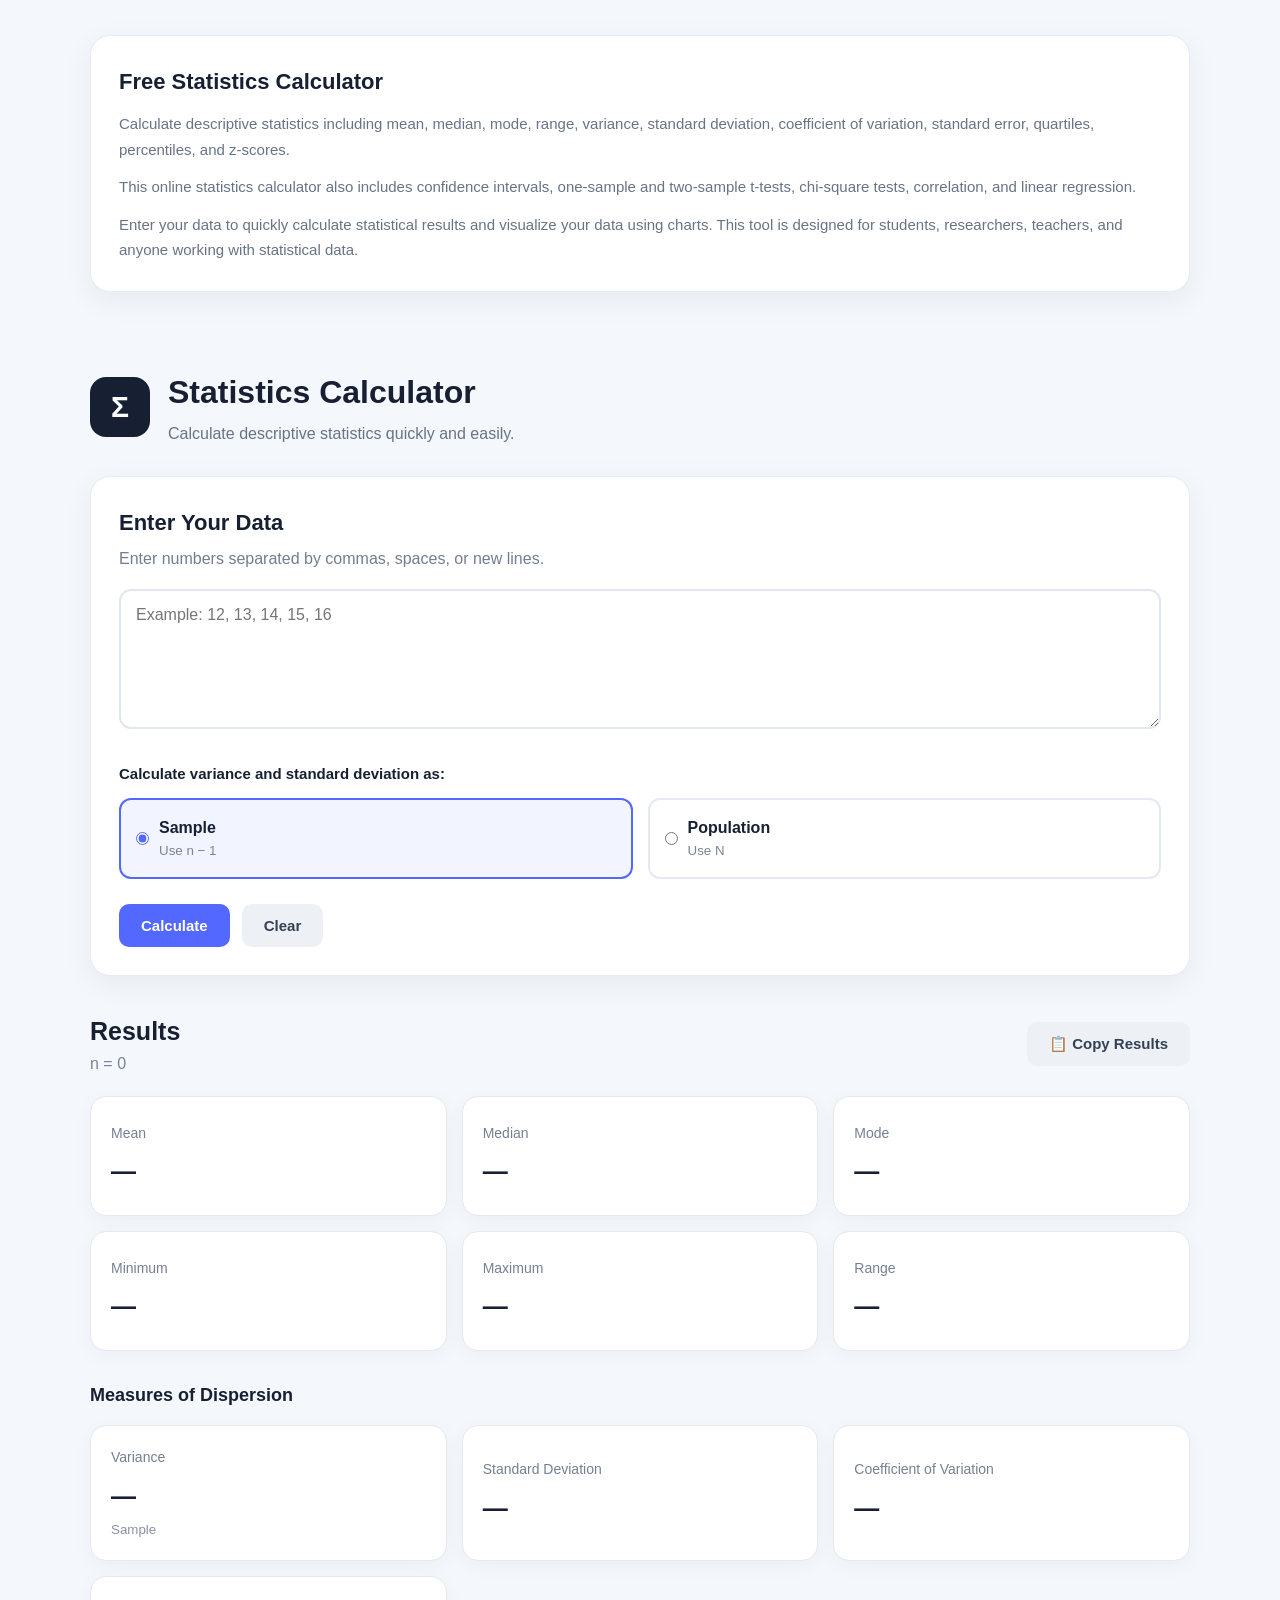
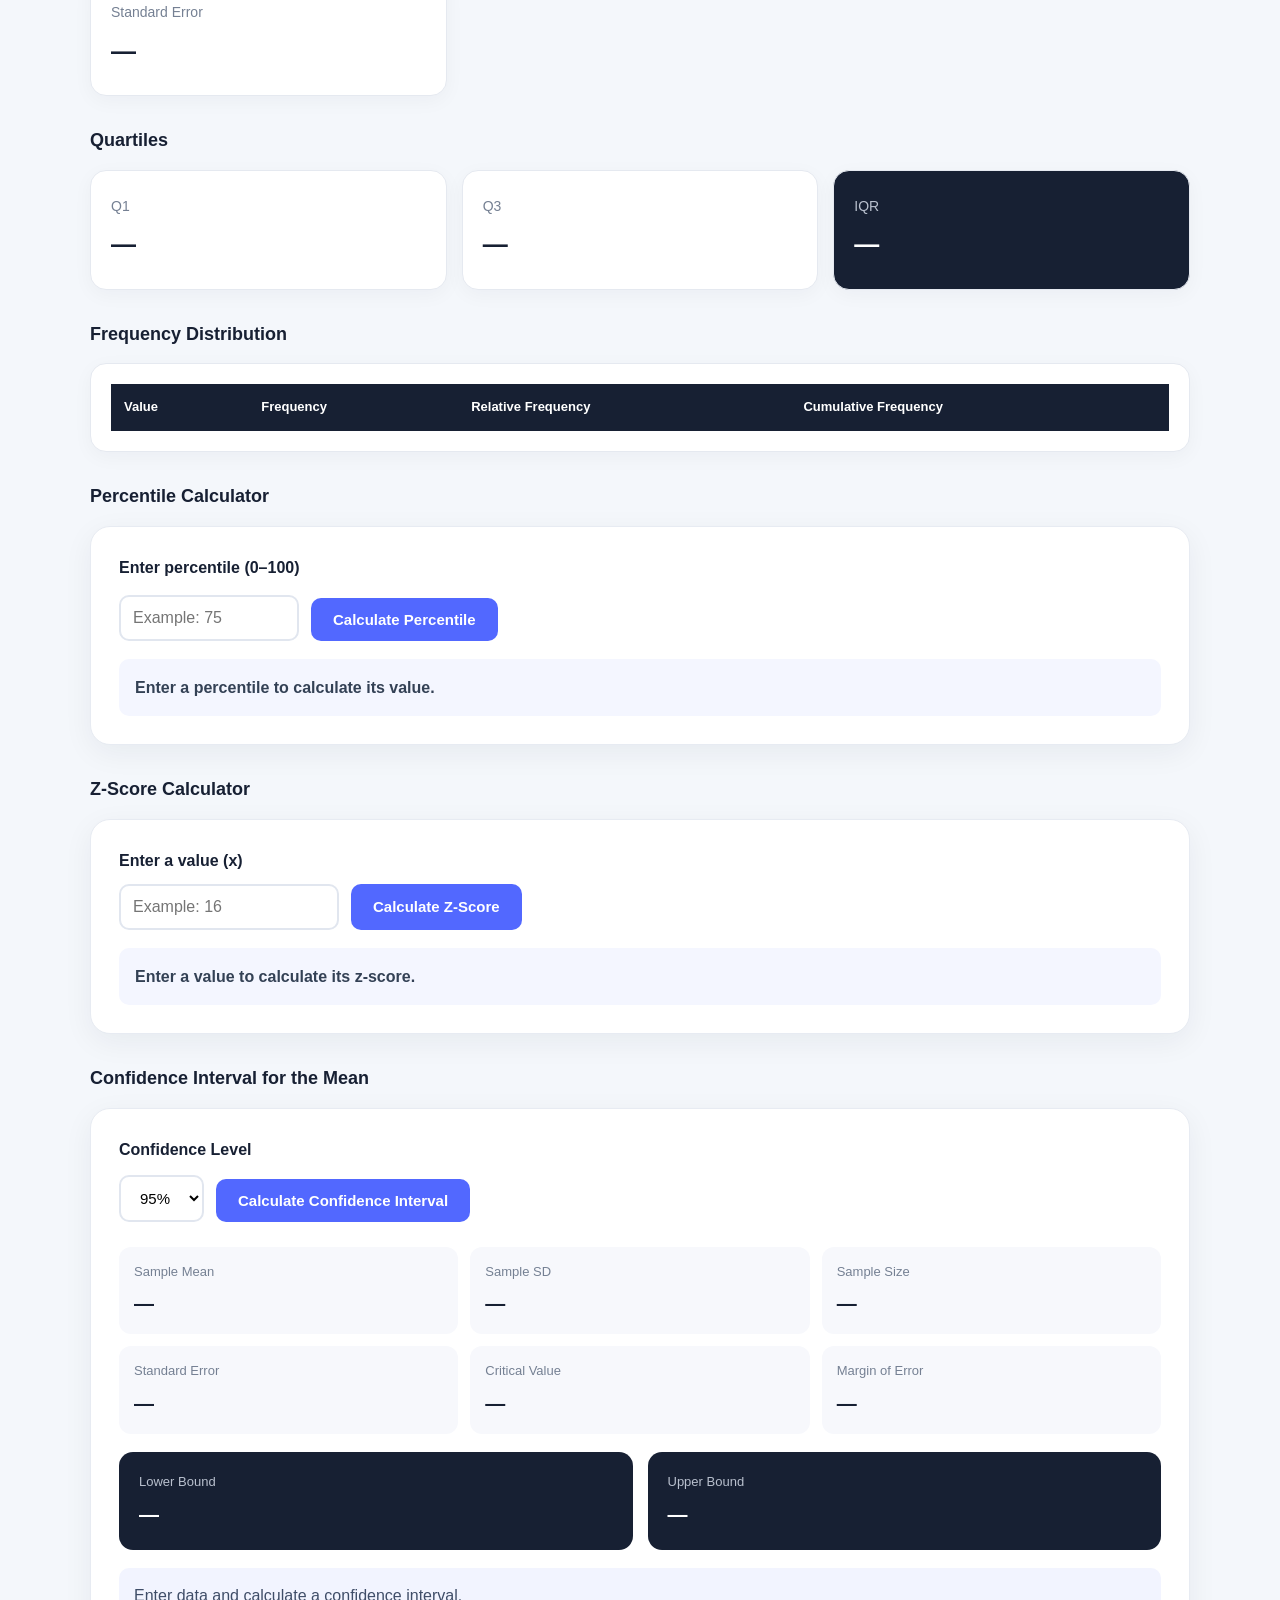
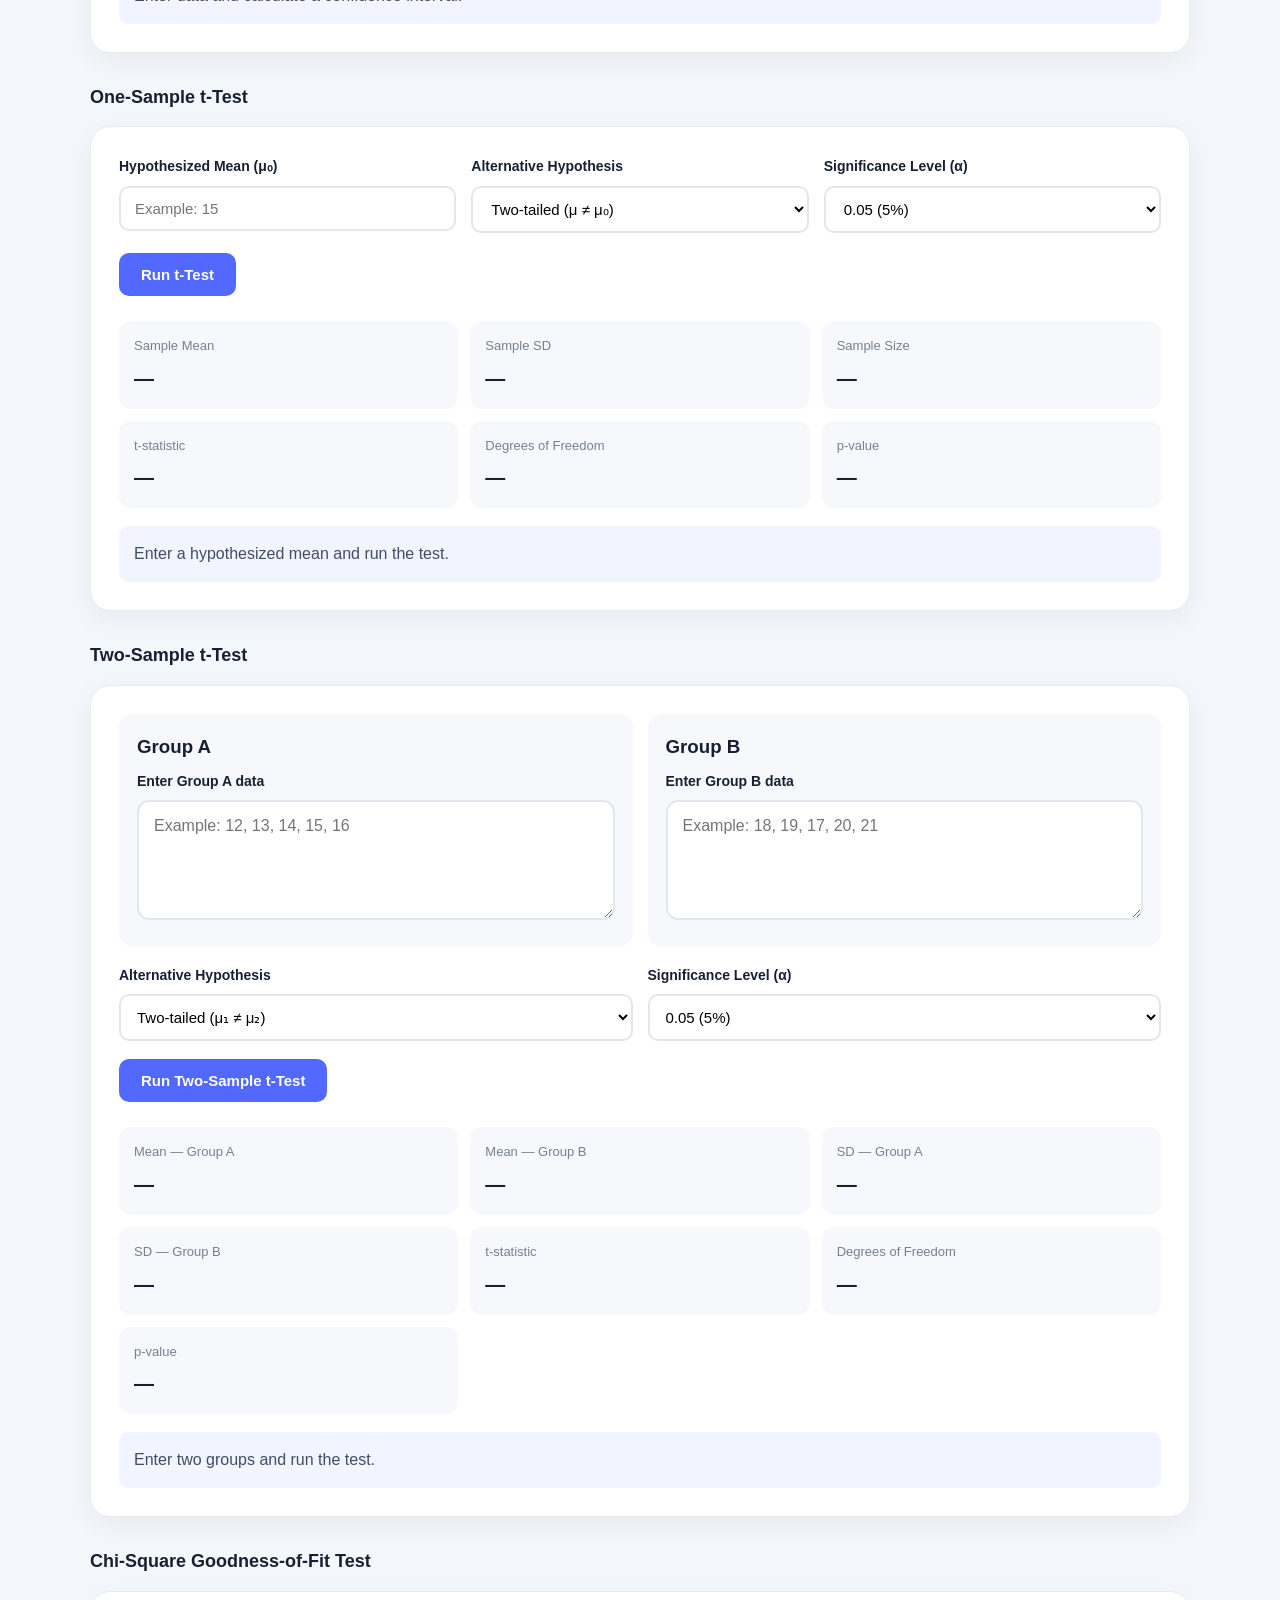
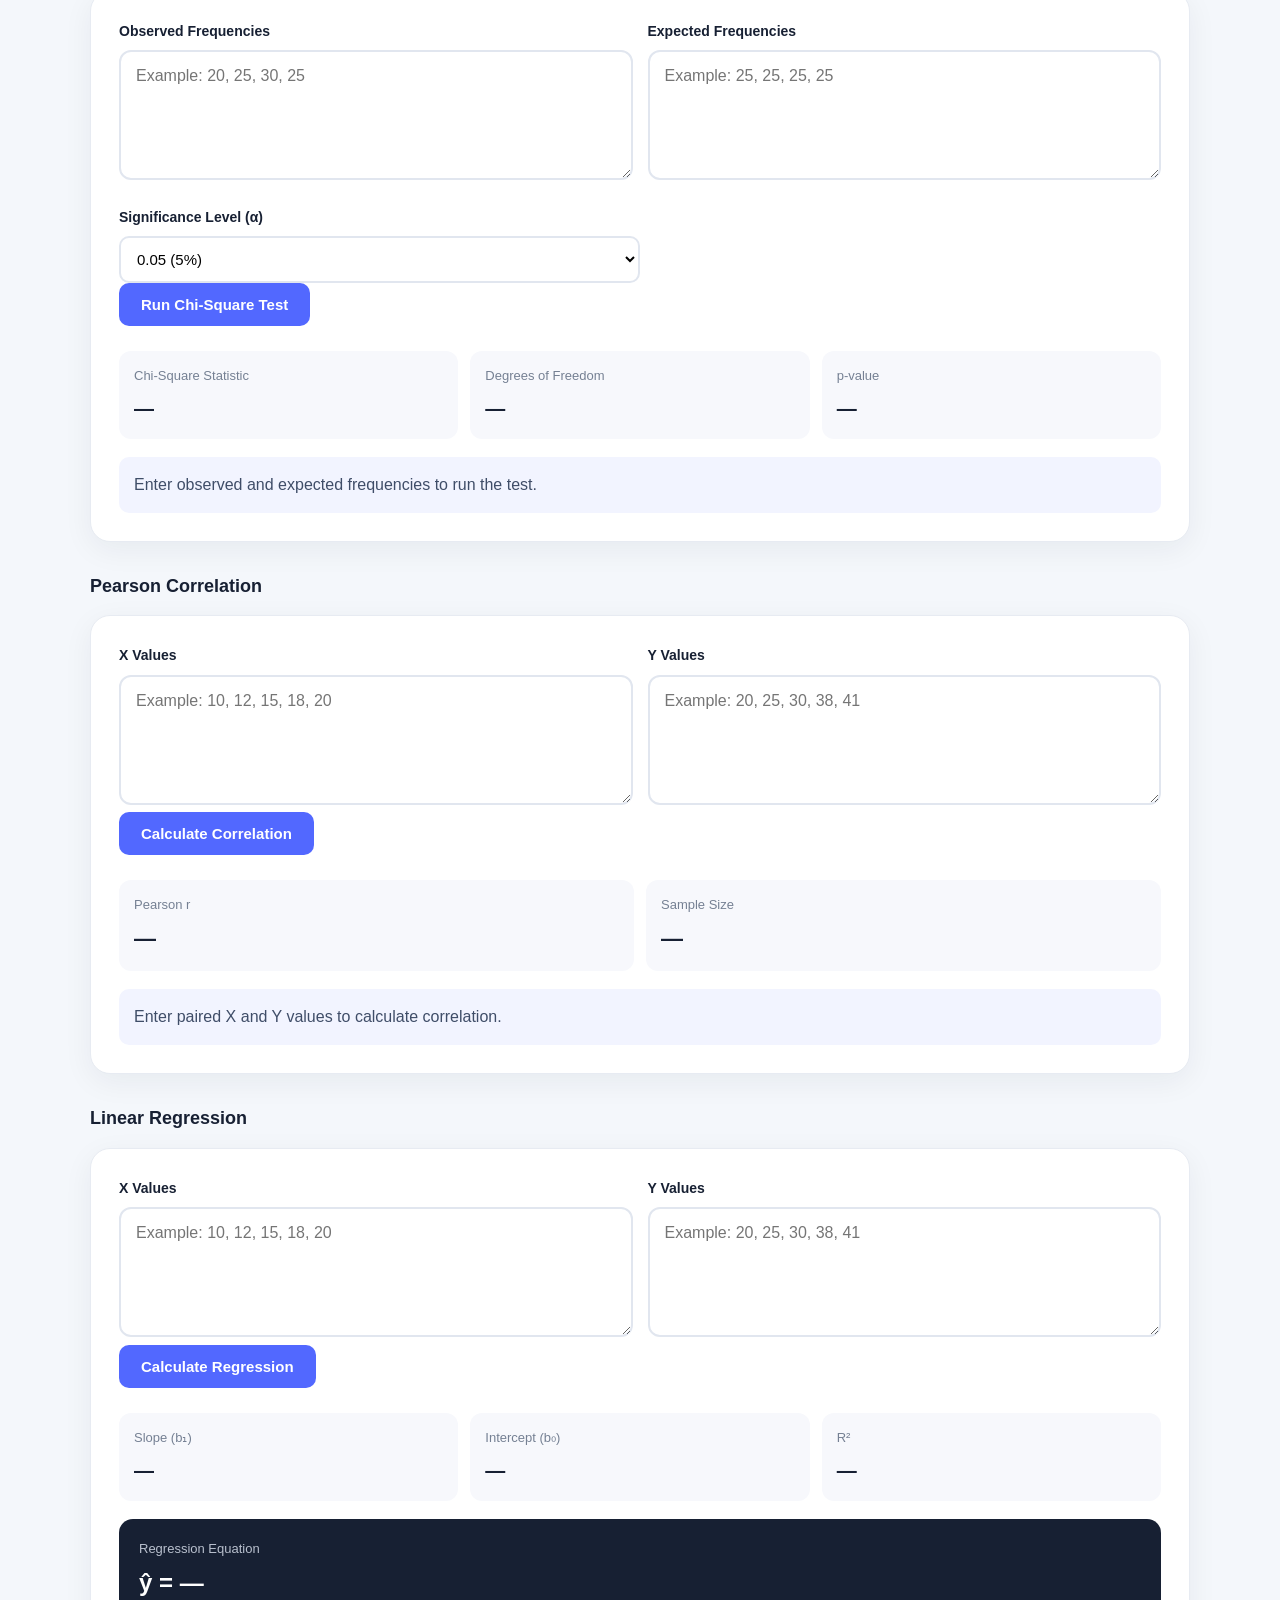
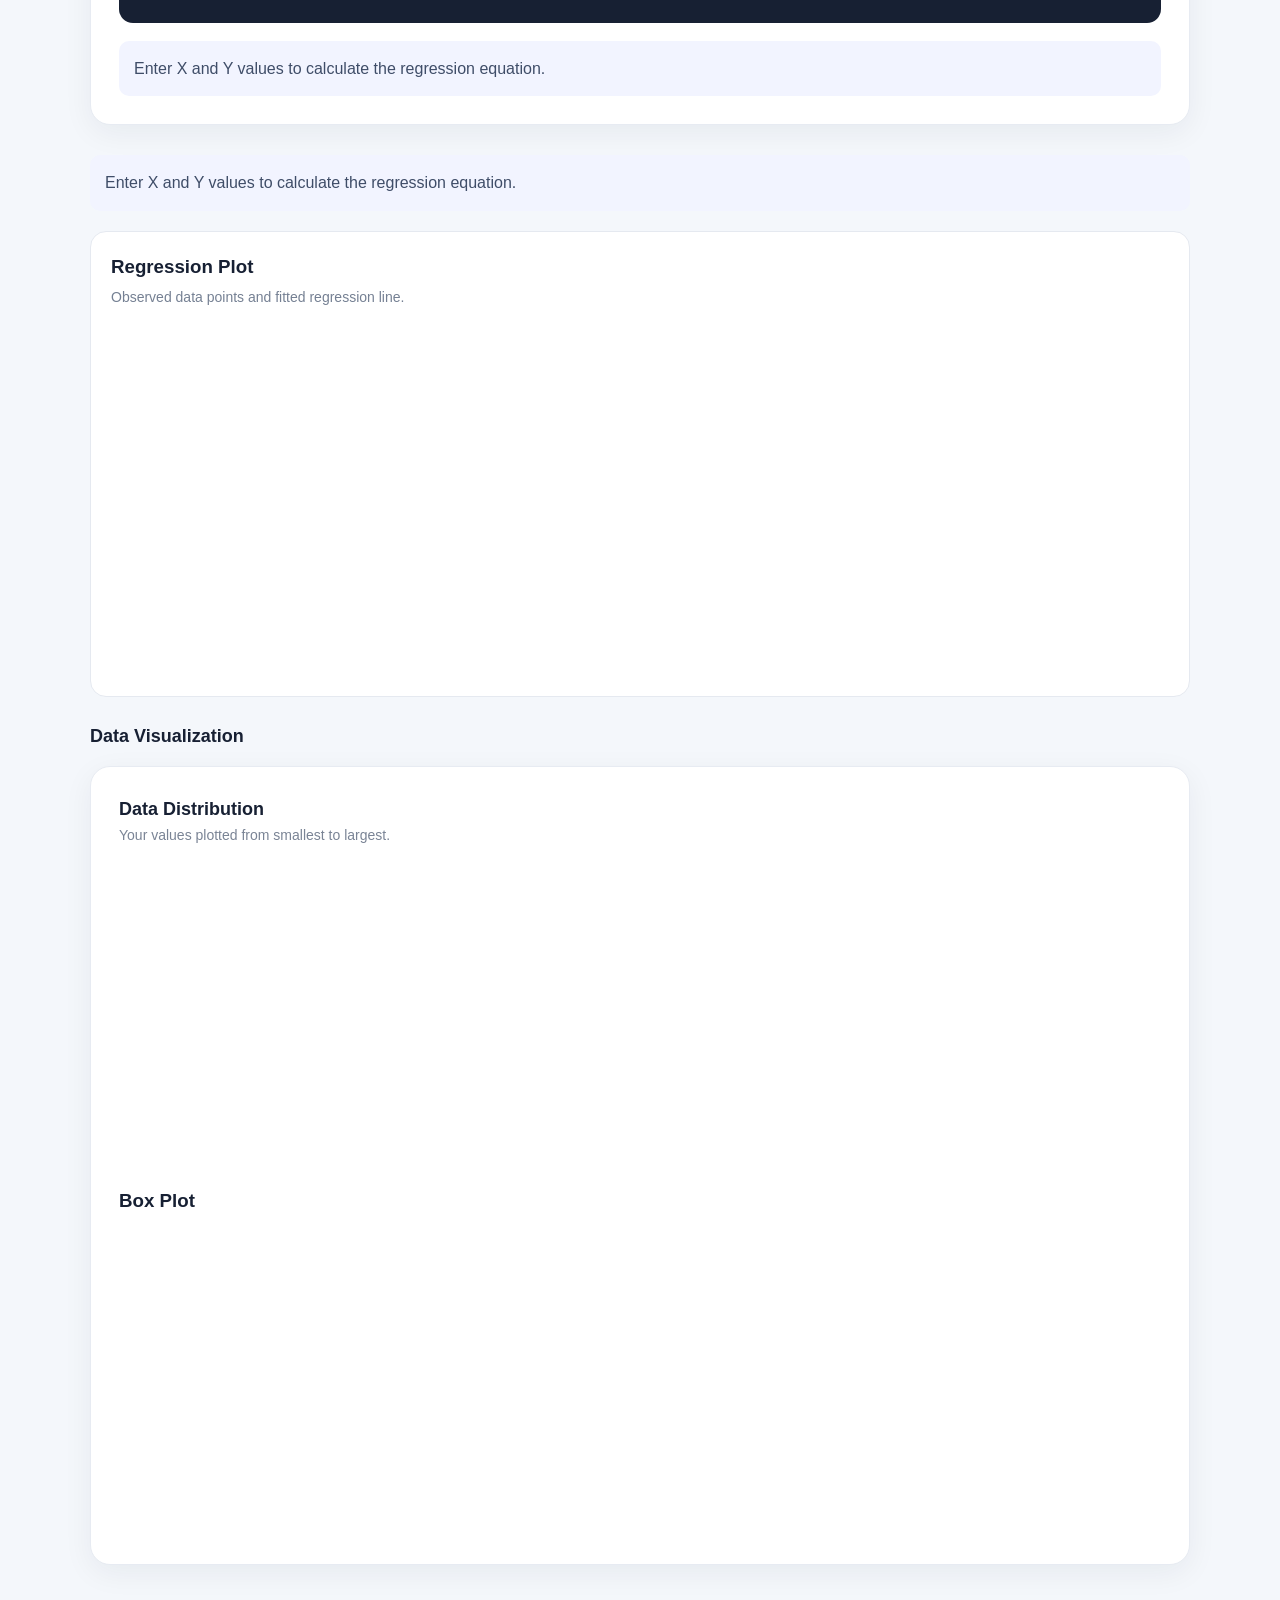
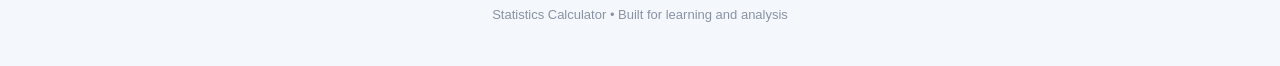
<file: index.html>
<!DOCTYPE html>
<html lang="en">
<head>
    <title>Free Statistics Calculator – Mean, Median, SD, Z-Score & More</title>

<meta name="description"
content="Free online statistics calculator for mean, median, mode, variance, standard deviation, quartiles, percentiles, z-scores, confidence intervals, t-tests, correlation, and linear regression.">

<meta name="keywords"
content="statistics calculator, statistical calculator, mean calculator, median calculator, standard deviation calculator, z score calculator, variance calculator">

<meta name="robots" content="index, follow">

    <meta charset="UTF-8">
    <meta name="viewport" content="width=device-width, initial-scale=1.0">

    <title>Statistics Calculator</title>

    <link rel="stylesheet" href="style.css">
    <meta name="google-site-verification" content="ySdsOy1cvVBt86oc40G1zbOY5vmW2g4xT2EH3IrYIew" />
</head>
<body>
<section class="about-calculator">

    <h2>Free Statistics Calculator</h2>

    <p>
        Calculate descriptive statistics including mean, median, mode,
        range, variance, standard deviation, coefficient of variation,
        standard error, quartiles, percentiles, and z-scores.
    </p>

    <p>
        This online statistics calculator also includes confidence
        intervals, one-sample and two-sample t-tests, chi-square tests,
        correlation, and linear regression.
    </p>

    <p>
        Enter your data to quickly calculate statistical results and
        visualize your data using charts. This tool is designed for
        students, researchers, teachers, and anyone working with
        statistical data.
    </p>

</section>
    <div class="container">

        <!-- HEADER -->
        <header>
            <div class="logo">Σ</div>

            <div>
                <h1>Statistics Calculator</h1>
                <p>Calculate descriptive statistics quickly and easily.</p>
            </div>
        </header>


        <!-- INPUT CARD -->
        <section class="card input-card">

            <h2>Enter Your Data</h2>

            <p class="description">
                Enter numbers separated by commas, spaces, or new lines.
            </p>

            <textarea
                id="dataInput"
                placeholder="Example: 12, 13, 14, 15, 16"
            ></textarea>

            <div id="errorMessage" class="error-message"></div>


            <!-- SAMPLE / POPULATION -->
            <div class="calculation-type">

                <h3>Calculate variance and standard deviation as:</h3>

                <div class="options">

                    <label class="option">
                        <input
                            type="radio"
                            name="dataType"
                            value="sample"
                            checked
                        >
                        <span>
                            <strong>Sample</strong>
                            <small>Use n − 1</small>
                        </span>
                    </label>

                    <label class="option">
                        <input
                            type="radio"
                            name="dataType"
                            value="population"
                        >
                        <span>
                            <strong>Population</strong>
                            <small>Use N</small>
                        </span>
                    </label>

                </div>

            </div>


            <!-- BUTTONS -->
            <div class="button-group">

                <button id="calculateBtn" class="primary-btn">
                    Calculate
                </button>

                <button id="clearBtn" class="secondary-btn">
                    Clear
                </button>

            </div>

        </section>


        <!-- RESULTS -->
        <section id="resultsSection" class="results-section">

            <div class="results-header">

                <div>
                    <h2>Results</h2>
                    <p id="sampleSize">n = 0</p>
                </div>

                <button id="copyBtn" class="copy-btn">
                    📋 Copy Results
                </button>

            </div>


            <!-- BASIC STATISTICS -->
            <div class="results-grid">

                <div class="stat-card">
                    <span class="stat-label">Mean</span>
                    <strong id="mean">—</strong>
                </div>

                <div class="stat-card">
                    <span class="stat-label">Median</span>
                    <strong id="median">—</strong>
                </div>

                <div class="stat-card">
                    <span class="stat-label">Mode</span>
                    <strong id="mode">—</strong>
                </div>

                <div class="stat-card">
                    <span class="stat-label">Minimum</span>
                    <strong id="minimum">—</strong>
                </div>

                <div class="stat-card">
                    <span class="stat-label">Maximum</span>
                    <strong id="maximum">—</strong>
                </div>

                <div class="stat-card">
                    <span class="stat-label">Range</span>
                    <strong id="range">—</strong>
                </div>

            </div>


            <!-- DISPERSION -->
            <h3 class="section-title">Measures of Dispersion</h3>

            <div class="results-grid">

                <div class="stat-card">
                    <span class="stat-label">Variance</span>
                    <strong id="variance">—</strong>
                    <small id="varianceType">Sample</small>
                </div>

                <div class="stat-card">
                    <span class="stat-label">Standard Deviation</span>
                    <strong id="standardDeviation">—</strong>
                </div>

                <div class="stat-card">
                    <span class="stat-label">Coefficient of Variation</span>
                    <strong id="coefficientVariation">—</strong>
                </div>

                <div class="stat-card">
                    <span class="stat-label">Standard Error</span>
                    <strong id="standardError">—</strong>
                </div>

            </div>


            <!-- QUARTILES -->
            <h3 class="section-title">Quartiles</h3>

            <div class="results-grid">

                <div class="stat-card">
                    <span class="stat-label">Q1</span>
                    <strong id="q1">—</strong>
                </div>

                <div class="stat-card">
                    <span class="stat-label">Q3</span>
                    <strong id="q3">—</strong>
                </div>

                <div class="stat-card highlight-card">
                    <span class="stat-label">IQR</span>
                    <strong id="iqr">—</strong>
                </div>

            </div>

<!-- FREQUENCY DISTRIBUTION -->
<h3 class="section-title">Frequency Distribution</h3>

<div class="table-card">

    <div class="table-wrapper">

        <table id="frequencyTable">

            <thead>
                <tr>
                    <th>Value</th>
                    <th>Frequency</th>
                    <th>Relative Frequency</th>
                    <th>Cumulative Frequency</th>
                </tr>
            </thead>

            <tbody id="frequencyTableBody">
                <!-- JavaScript will add rows here -->
            </tbody>

        </table>

    </div>

</div>

<!-- PERCENTILE CALCULATOR -->
<h3 class="section-title">Percentile Calculator</h3>

<div class="card percentile-card">

    <div class="percentile-input">

        <label for="percentileInput">
            Enter percentile (0–100)
        </label>

        <input
            type="number"
            id="percentileInput"
            min="0"
            max="100"
            step="0.01"
            placeholder="Example: 75"
        >

        <button
            id="percentileBtn"
            class="primary-btn"
        >
            Calculate Percentile
        </button>

    </div>

    <div id="percentileResult" class="percentile-result">
        Enter a percentile to calculate its value.
    </div>

</div>

<!-- Z-SCORE CALCULATOR -->
<h3 class="section-title">Z-Score Calculator</h3>

<div class="card zscore-card">

    <label for="zScoreValue">
        Enter a value (x)
    </label>

    <div class="zscore-input">

        <input
            type="number"
            id="zScoreValue"
            placeholder="Example: 16"
            step="any"
        >

        <button
            id="zScoreBtn"
            class="primary-btn"
        >
            Calculate Z-Score
        </button>

    </div>

    <div id="zScoreResult" class="percentile-result">
        Enter a value to calculate its z-score.
    </div>

</div>

<!-- CONFIDENCE INTERVAL -->
<h3 class="section-title">Confidence Interval for the Mean</h3>

<div class="card confidence-card">

    <div class="confidence-input">

        <label for="confidenceLevel">
            Confidence Level
        </label>

        <select id="confidenceLevel">

            <option value="0.90">90%</option>
            <option value="0.95" selected>95%</option>
            <option value="0.99">99%</option>

        </select>

        <button
            id="confidenceBtn"
            class="primary-btn"
        >
            Calculate Confidence Interval
        </button>

    </div>


    <div class="confidence-results">

        <div>
            <span>Sample Mean</span>
            <strong id="ciMean">—</strong>
        </div>

        <div>
            <span>Sample SD</span>
            <strong id="ciSD">—</strong>
        </div>

        <div>
            <span>Sample Size</span>
            <strong id="ciN">—</strong>
        </div>

        <div>
            <span>Standard Error</span>
            <strong id="ciSE">—</strong>
        </div>

        <div>
            <span>Critical Value</span>
            <strong id="ciCritical">—</strong>
        </div>

        <div>
            <span>Margin of Error</span>
            <strong id="ciMargin">—</strong>
        </div>

    </div>


    <div class="ci-interval">

        <div>
            <span>Lower Bound</span>
            <strong id="ciLower">—</strong>
        </div>

        <div>
            <span>Upper Bound</span>
            <strong id="ciUpper">—</strong>
        </div>

    </div>


    <div
        id="confidenceInterpretation"
        class="confidence-interpretation"
    >
        Enter data and calculate a confidence interval.
    </div>

</div>

<!-- ONE-SAMPLE T-TEST -->
<h3 class="section-title">One-Sample t-Test</h3>

<div class="card ttest-card">

    <div class="ttest-input-grid">

        <div>
            <label for="hypothesizedMean">
                Hypothesized Mean (μ₀)
            </label>

            <input
                type="number"
                id="hypothesizedMean"
                placeholder="Example: 15"
                step="any"
            >
        </div>


        <div>
            <label for="alternativeHypothesis">
                Alternative Hypothesis
            </label>

            <select id="alternativeHypothesis">

                <option value="two-tailed">
                    Two-tailed (μ ≠ μ₀)
                </option>

                <option value="greater">
                    Greater than (μ > μ₀)
                </option>

                <option value="less">
                    Less than (μ < μ₀)
                </option>

            </select>
        </div>


        <div>
            <label for="significanceLevel">
                Significance Level (α)
            </label>

            <select id="significanceLevel">

                <option value="0.10">
                    0.10 (10%)
                </option>

                <option value="0.05" selected>
                    0.05 (5%)
                </option>

                <option value="0.01">
                    0.01 (1%)
                </option>

            </select>
        </div>

    </div>


    <button
        id="ttestBtn"
        class="primary-btn"
    >
        Run t-Test
    </button>


    <div class="ttest-results">

        <div>
            <span>Sample Mean</span>
            <strong id="ttestMean">—</strong>
        </div>

        <div>
            <span>Sample SD</span>
            <strong id="ttestSD">—</strong>
        </div>

        <div>
            <span>Sample Size</span>
            <strong id="ttestN">—</strong>
        </div>

        <div>
            <span>t-statistic</span>
            <strong id="ttestStatistic">—</strong>
        </div>

        <div>
            <span>Degrees of Freedom</span>
            <strong id="ttestDF">—</strong>
        </div>

        <div>
            <span>p-value</span>
            <strong id="ttestPValue">—</strong>
        </div>

    </div>


    <div
        id="ttestDecision"
        class="confidence-interpretation"
    >
        Enter a hypothesized mean and run the test.
    </div>

</div>
<!-- TWO-SAMPLE T-TEST -->
<h3 class="section-title">Two-Sample t-Test</h3>

<div class="card ttest-card">

    <div class="two-group-inputs">

        <div class="group-box">

            <h3>Group A</h3>

            <label for="groupAData">
                Enter Group A data
            </label>

            <textarea
                id="groupAData"
                placeholder="Example: 12, 13, 14, 15, 16"
            ></textarea>

        </div>


        <div class="group-box">

            <h3>Group B</h3>

            <label for="groupBData">
                Enter Group B data
            </label>

            <textarea
                id="groupBData"
                placeholder="Example: 18, 19, 17, 20, 21"
            ></textarea>

        </div>

    </div>


    <div class="two-test-options">

        <div>
            <label for="twoSampleAlternative">
                Alternative Hypothesis
            </label>

            <select id="twoSampleAlternative">

                <option value="two-tailed">
                    Two-tailed (μ₁ ≠ μ₂)
                </option>

                <option value="greater">
                    Greater (μ₁ > μ₂)
                </option>

                <option value="less">
                    Less (μ₁ < μ₂)
                </option>

            </select>
        </div>


        <div>
            <label for="twoSampleAlpha">
                Significance Level (α)
            </label>

            <select id="twoSampleAlpha">

                <option value="0.10">
                    0.10 (10%)
                </option>

                <option value="0.05" selected>
                    0.05 (5%)
                </option>

                <option value="0.01">
                    0.01 (1%)
                </option>

            </select>
        </div>

    </div>


    <button
        id="twoSampleTTestBtn"
        class="primary-btn"
    >
        Run Two-Sample t-Test
    </button>


    <div class="ttest-results">

        <div>
            <span>Mean — Group A</span>
            <strong id="groupAMean">—</strong>
        </div>

        <div>
            <span>Mean — Group B</span>
            <strong id="groupBMean">—</strong>
        </div>

        <div>
            <span>SD — Group A</span>
            <strong id="groupASD">—</strong>
        </div>

        <div>
            <span>SD — Group B</span>
            <strong id="groupBSD">—</strong>
        </div>

        <div>
            <span>t-statistic</span>
            <strong id="twoSampleTStatistic">—</strong>
        </div>

        <div>
            <span>Degrees of Freedom</span>
            <strong id="twoSampleDF">—</strong>
        </div>

        <div>
            <span>p-value</span>
            <strong id="twoSamplePValue">—</strong>
        </div>

    </div>


    <div
        id="twoSampleDecision"
        class="confidence-interpretation"
    >
        Enter two groups and run the test.
    </div>

</div>
<!-- CHI-SQUARE GOODNESS-OF-FIT -->
<h3 class="section-title">Chi-Square Goodness-of-Fit Test</h3>

<div class="card chi-square-card">

    <div class="chi-input-grid">

        <div>

            <label for="observedData">
                Observed Frequencies
            </label>

            <textarea
                id="observedData"
                placeholder="Example: 20, 25, 30, 25"
            ></textarea>

        </div>


        <div>

            <label for="expectedData">
                Expected Frequencies
            </label>

            <textarea
                id="expectedData"
                placeholder="Example: 25, 25, 25, 25"
            ></textarea>

        </div>

    </div>


    <div class="chi-options">

        <div>

            <label for="chiAlpha">
                Significance Level (α)
            </label>

            <select id="chiAlpha">

                <option value="0.10">
                    0.10 (10%)
                </option>

                <option value="0.05" selected>
                    0.05 (5%)
                </option>

                <option value="0.01">
                    0.01 (1%)
                </option>

            </select>

        </div>

    </div>


    <button
        id="chiSquareBtn"
        class="primary-btn"
    >
        Run Chi-Square Test
    </button>


    <div class="chi-results">

        <div>
            <span>Chi-Square Statistic</span>
            <strong id="chiSquareStatistic">—</strong>
        </div>

        <div>
            <span>Degrees of Freedom</span>
            <strong id="chiSquareDF">—</strong>
        </div>

        <div>
            <span>p-value</span>
            <strong id="chiSquarePValue">—</strong>
        </div>

    </div>


    <div
        id="chiSquareDecision"
        class="confidence-interpretation"
    >
        Enter observed and expected frequencies to run the test.
    </div>

</div>
<!-- CORRELATION -->
<h3 class="section-title">Pearson Correlation</h3>

<div class="card correlation-card">

    <div class="correlation-inputs">

        <div>
            <label for="xData">
                X Values
            </label>

            <textarea
                id="xData"
                placeholder="Example: 10, 12, 15, 18, 20"
            ></textarea>
        </div>


        <div>
            <label for="yData">
                Y Values
            </label>

            <textarea
                id="yData"
                placeholder="Example: 20, 25, 30, 38, 41"
            ></textarea>
        </div>

    </div>


    <button
        id="correlationBtn"
        class="primary-btn"
    >
        Calculate Correlation
    </button>


    <div class="correlation-results">

        <div>
            <span>Pearson r</span>
            <strong id="correlationR">—</strong>
        </div>

        <div>
            <span>Sample Size</span>
            <strong id="correlationN">—</strong>
        </div>

    </div>


    <div
        id="correlationInterpretation"
        class="confidence-interpretation"
    >
        Enter paired X and Y values to calculate correlation.
    </div>

</div>
<!-- LINEAR REGRESSION -->
<h3 class="section-title">Linear Regression</h3>

<div class="card regression-card">

    <div class="regression-inputs">

        <div>
            <label for="regressionX">
                X Values
            </label>

            <textarea
                id="regressionX"
                placeholder="Example: 10, 12, 15, 18, 20"
            ></textarea>
        </div>

        <div>
            <label for="regressionY">
                Y Values
            </label>

            <textarea
                id="regressionY"
                placeholder="Example: 20, 25, 30, 38, 41"
            ></textarea>
        </div>

    </div>

    <button
        id="regressionBtn"
        class="primary-btn"
    >
        Calculate Regression
    </button>

    <div class="regression-results">

        <div>
            <span>Slope (b₁)</span>
            <strong id="regressionSlope">—</strong>
        </div>

        <div>
            <span>Intercept (b₀)</span>
            <strong id="regressionIntercept">—</strong>
        </div>

        <div>
            <span>R²</span>
            <strong id="regressionR2">—</strong>
        </div>

    </div>

    <div class="regression-equation">

        <span>Regression Equation</span>

        <strong id="regressionEquation">
            ŷ = —
        </strong>

    </div>

    <div
        id="regressionInterpretation"
        class="confidence-interpretation"
    >
        Enter X and Y values to calculate the regression equation.
    </div>

</div>
<div
    id="regressionInterpretation"
    class="confidence-interpretation"
>
    Enter X and Y values to calculate the regression equation.
</div>
<div class="regression-chart-card">

    <h3>Regression Plot</h3>

    <p>
        Observed data points and fitted regression line.
    </p>

    <canvas id="regressionChart"></canvas>

</div>

            <!-- CHART -->
            <h3 class="section-title">Data Visualization</h3>

            <div class="chart-card">

                <div class="chart-header">
                    <div>
                        <h3>Data Distribution</h3>
                        <p>Your values plotted from smallest to largest.</p>
                    </div>
                </div>

                <canvas id="dataChart"></canvas>
<div class="chart-container">
    <h3>Box Plot</h3>
    <canvas id="boxPlotChart"></canvas>
</div>

            </div>

        </section>


        <footer>
            <p>Statistics Calculator • Built for learning and analysis</p>
        </footer>

    </div>


    <script src="script.js"></script>

</body>
</html>
</file>
<file: style.css>
/* =========================
   GENERAL
========================= */

* {
    box-sizing: border-box;
    margin: 0;
    padding: 0;
}

body {
    font-family: -apple-system, BlinkMacSystemFont, "Segoe UI", sans-serif;
    background: #f4f7fb;
    color: #172033;
    line-height: 1.6;
}

.container {
    width: 92%;
    max-width: 1100px;
    margin: 0 auto;
    padding: 40px 0;
}


/* =========================
   HEADER
========================= */

header {
    display: flex;
    align-items: center;
    gap: 18px;
    margin-bottom: 30px;
}

.logo {
    width: 60px;
    height: 60px;
    border-radius: 16px;
    background: #172033;
    color: white;

    display: flex;
    align-items: center;
    justify-content: center;

    font-size: 30px;
    font-weight: bold;
}

header h1 {
    font-size: 32px;
    margin-bottom: 3px;
}

header p {
    color: #687386;
}


/* =========================
   CARDS
========================= */

.card,
.chart-card {
    background: white;
    border-radius: 20px;
    padding: 28px;

    box-shadow:
        0 8px 30px rgba(20, 30, 50, 0.06);

    border: 1px solid #e7ebf2;
}

.input-card {
    margin-bottom: 35px;
}

.card h2 {
    font-size: 22px;
    margin-bottom: 5px;
}

.description {
    color: #737d8f;
    margin-bottom: 18px;
}


/* =========================
   TEXTAREA
========================= */

textarea {
    width: 100%;
    min-height: 140px;

    border: 2px solid #e1e6ef;
    border-radius: 12px;

    padding: 15px;

    font-size: 16px;
    font-family: inherit;

    resize: vertical;

    outline: none;

    transition: 0.2s;
}

textarea:focus {
    border-color: #5268ff;
    box-shadow: 0 0 0 4px rgba(82, 104, 255, 0.1);
}


/* =========================
   ERROR
========================= */

.error-message {
    color: #c0392b;
    background: #fff1ef;

    border-radius: 8px;

    padding: 10px 12px;

    margin-top: 12px;

    display: none;
}


/* =========================
   SAMPLE / POPULATION
========================= */

.calculation-type {
    margin-top: 25px;
}

.calculation-type h3 {
    font-size: 15px;
    margin-bottom: 12px;
}

.options {
    display: flex;
    gap: 15px;
}

.option {
    flex: 1;

    border: 2px solid #e5e9f1;
    border-radius: 12px;

    padding: 15px;

    cursor: pointer;

    display: flex;
    align-items: center;
    gap: 10px;

    transition: 0.2s;
}

.option:hover {
    border-color: #5268ff;
}

.option:has(input:checked) {
    border-color: #5268ff;
    background: #f2f4ff;
}

.option input {
    accent-color: #5268ff;
}

.option span {
    display: flex;
    flex-direction: column;
}

.option small {
    color: #7a8495;
}


/* =========================
   BUTTONS
========================= */

.button-group {
    display: flex;
    gap: 12px;
    margin-top: 25px;
}

button {
    border: none;
    border-radius: 10px;

    padding: 13px 22px;

    font-size: 15px;
    font-weight: 600;

    cursor: pointer;

    transition: 0.2s;
}

.primary-btn {
    background: #5268ff;
    color: white;
}

.primary-btn:hover {
    background: #4055e8;
    transform: translateY(-1px);
}

.secondary-btn {
    background: #edf0f5;
    color: #344054;
}

.secondary-btn:hover {
    background: #e1e5eb;
}

.copy-btn {
    background: #edf0f5;
    color: #344054;
}

.copy-btn:hover {
    background: #dfe4eb;
}


/* =========================
   RESULTS
========================= */

.results-section {
    margin-top: 30px;
}

.results-header {
    display: flex;
    justify-content: space-between;
    align-items: center;

    margin-bottom: 20px;
}

.results-header h2 {
    font-size: 25px;
}

.results-header p {
    color: #7a8495;
}


.results-grid {
    display: grid;

    grid-template-columns:
        repeat(3, 1fr);

    gap: 15px;

    margin-bottom: 30px;
}


/* =========================
   STAT CARDS
========================= */

.stat-card {
    background: white;

    border: 1px solid #e5e9f0;

    border-radius: 16px;

    padding: 20px;

    min-height: 120px;

    display: flex;
    flex-direction: column;
    justify-content: center;

    box-shadow:
        0 5px 20px rgba(20, 30, 50, 0.04);
}

.stat-label {
    color: #758093;
    font-size: 14px;

    margin-bottom: 7px;
}

.stat-card strong {
    font-size: 25px;
}

.stat-card small {
    color: #8992a2;
    margin-top: 3px;
}

.highlight-card {
    background: #172033;
    color: white;
}

.highlight-card .stat-label {
    color: #b9c0ce;
}


/* =========================
   SECTION TITLES
========================= */

.section-title {
    margin: 25px 0 15px;

    font-size: 18px;
}


/* =========================
   CHART
========================= */

.chart-card {
    margin-top: 15px;
}

.chart-header {
    margin-bottom: 20px;
}

.chart-header h3 {
    font-size: 18px;
}

.chart-header p {
    color: #7a8495;
    font-size: 14px;
}

canvas {
    width: 100%;
    height: 320px;
    display: block;
}


/* =========================
   FOOTER
========================= */

footer {
    text-align: center;

    margin-top: 40px;

    color: #8a93a3;

    font-size: 13px;
}


/* =========================
   MOBILE
========================= */

@media (max-width: 700px) {

    .container {
        width: 94%;
        padding: 25px 0;
    }

    header {
        align-items: flex-start;
    }

    header h1 {
        font-size: 25px;
    }

    .logo {
        width: 50px;
        height: 50px;
        font-size: 25px;
    }

    .card,
    .chart-card {
        padding: 20px;
        border-radius: 16px;
    }

    .options {
        flex-direction: column;
    }

    .button-group {
        flex-direction: column;
    }

    button {
        width: 100%;
    }

    .results-header {
        flex-direction: column;
        align-items: flex-start;
        gap: 12px;
    }

    .copy-btn {
        width: 100%;
    }

    .results-grid {
        grid-template-columns: 1fr;
    }

    .stat-card {
        min-height: 100px;
    }

   canvas {
    height: 260px;
}

} /* CLOSE THE MOBILE SECTION */

    /* =========================
   FREQUENCY TABLE
========================= */

.table-card {
    background: white;
    border: 1px solid #e5e9f0;
    border-radius: 16px;
    padding: 20px;
    margin-bottom: 30px;
    box-shadow: 0 5px 20px rgba(20, 30, 50, 0.04);
}

.table-wrapper {
    width: 100%;
    overflow-x: auto;
}

table {
    width: 100%;
    border-collapse: collapse;
    min-width: 600px;
}

th {
    background: #172033;
    color: white;
    text-align: left;
    padding: 13px;
    font-size: 13px;
}

td {
    padding: 13px;
    border-bottom: 1px solid #e8ecf2;
    font-size: 14px;
}

tbody tr:hover {
    background: #f7f8fc;
}

td:nth-child(2),
td:nth-child(3),
td:nth-child(4) {
    text-align: center;
}
/* =========================
   PERCENTILE
========================= */

.percentile-card {
    margin-bottom: 30px;
}

.percentile-input {
    display: flex;
    align-items: end;
    gap: 12px;
    flex-wrap: wrap;
}

.percentile-input label {
    width: 100%;
    font-weight: 600;
    margin-bottom: 2px;
}

.percentile-input input {
    width: 180px;
    padding: 12px;

    border: 2px solid #e1e6ef;
    border-radius: 10px;

    font-size: 16px;
    outline: none;
}

.percentile-input input:focus {
    border-color: #5268ff;
}

.percentile-result {
    margin-top: 18px;

    padding: 16px;

    background: #f4f6ff;

    border-radius: 10px;

    color: #334155;

    font-weight: 600;
}

@media (max-width: 700px) {

    .percentile-input {
        flex-direction: column;
        align-items: stretch;
    }

    .percentile-input input,
    .percentile-input button {
        width: 100%;
    }
}
/* =========================
   Z-SCORE
========================= */

.zscore-card {
    margin-bottom: 30px;
}

.zscore-card label {
    display: block;
    font-weight: 600;
    margin-bottom: 10px;
}

.zscore-input {
    display: flex;
    gap: 12px;
}

.zscore-input input {
    width: 220px;

    padding: 12px;

    border: 2px solid #e1e6ef;
    border-radius: 10px;

    font-size: 16px;
    outline: none;
}

.zscore-input input:focus {
    border-color: #5268ff;
}

@media (max-width: 700px) {

    .zscore-input {
        flex-direction: column;
    }

    .zscore-input input,
    .zscore-input button {
        width: 100%;
    }
}
/* =========================
   CONFIDENCE INTERVAL
========================= */

.confidence-card {
    margin-bottom: 30px;
}

.confidence-input {
    display: flex;
    align-items: end;
    gap: 12px;
    flex-wrap: wrap;
}

.confidence-input label {
    width: 100%;
    font-weight: 600;
}

.confidence-input select {
    padding: 12px 15px;

    border: 2px solid #e1e6ef;
    border-radius: 10px;

    font-size: 15px;

    background: white;

    outline: none;
}

.confidence-input select:focus {
    border-color: #5268ff;
}


.confidence-results {
    display: grid;

    grid-template-columns:
        repeat(3, 1fr);

    gap: 12px;

    margin-top: 25px;
}

.confidence-results div {
    background: #f7f8fc;

    border-radius: 12px;

    padding: 15px;
}

.confidence-results span,
.ci-interval span {
    display: block;

    color: #758093;

    font-size: 13px;

    margin-bottom: 5px;
}

.confidence-results strong,
.ci-interval strong {
    font-size: 20px;
}


.ci-interval {
    display: grid;

    grid-template-columns: 1fr 1fr;

    gap: 15px;

    margin-top: 18px;
}

.ci-interval div {
    background: #172033;

    color: white;

    border-radius: 14px;

    padding: 20px;
}

.ci-interval span {
    color: #b9c0ce;
}

.confidence-interpretation {
    margin-top: 18px;

    padding: 15px;

    background: #f2f4ff;

    border-radius: 10px;

    color: #3f4d68;

    font-weight: 500;
}


@media (max-width: 700px) {

    .confidence-input {
        flex-direction: column;
        align-items: stretch;
    }

    .confidence-input select,
    .confidence-input button {
        width: 100%;
    }

    .confidence-results {
        grid-template-columns: 1fr;
    }

    .ci-interval {
        grid-template-columns: 1fr;
    }
}
/* =========================
   ONE-SAMPLE T-TEST
========================= */

.ttest-card {
    margin-bottom: 30px;
}

.ttest-input-grid {
    display: grid;
    grid-template-columns: repeat(3, 1fr);
    gap: 15px;
    margin-bottom: 20px;
}

.ttest-input-grid label {
    display: block;
    font-weight: 600;
    font-size: 14px;
    margin-bottom: 8px;
}

.ttest-input-grid input,
.ttest-input-grid select {
    width: 100%;
    padding: 12px 14px;

    border: 2px solid #e1e6ef;
    border-radius: 10px;

    font-size: 15px;
    background: white;

    outline: none;
}

.ttest-input-grid input:focus,
.ttest-input-grid select:focus {
    border-color: #5268ff;
}

.ttest-results {
    display: grid;
    grid-template-columns: repeat(3, 1fr);
    gap: 12px;
    margin-top: 25px;
}

.ttest-results div {
    background: #f7f8fc;
    border-radius: 12px;
    padding: 15px;
}

.ttest-results span {
    display: block;
    color: #758093;
    font-size: 13px;
    margin-bottom: 5px;
}

.ttest-results strong {
    font-size: 20px;
}

@media (max-width: 700px) {

    .ttest-input-grid {
        grid-template-columns: 1fr;
    }

    .ttest-results {
        grid-template-columns: 1fr;
    }
}
/* =========================
   TWO-SAMPLE T-TEST
========================= */

.two-group-inputs {
    display: grid;
    grid-template-columns: 1fr 1fr;
    gap: 15px;
}

.group-box {
    background: #f7f8fc;
    padding: 18px;
    border-radius: 14px;
}

.group-box h3 {
    margin-bottom: 8px;
}

.group-box label {
    display: block;
    font-weight: 600;
    font-size: 14px;
    margin-bottom: 8px;
}

.group-box textarea {
    min-height: 120px;
    background: white;
}

.two-test-options {
    display: grid;
    grid-template-columns: 1fr 1fr;
    gap: 15px;
    margin: 18px 0;
}

.two-test-options label {
    display: block;
    font-weight: 600;
    font-size: 14px;
    margin-bottom: 8px;
}

.two-test-options select {
    width: 100%;
    padding: 12px;

    border: 2px solid #e1e6ef;
    border-radius: 10px;

    background: white;
    font-size: 15px;
}

@media (max-width: 700px) {

    .two-group-inputs {
        grid-template-columns: 1fr;
    }

    .two-test-options {
        grid-template-columns: 1fr;
    }

}
/* =========================
   CHI-SQUARE TEST
========================= */

.chi-square-card {
    margin-bottom: 30px;
}

.chi-input-grid {
    display: grid;
    grid-template-columns: 1fr 1fr;
    gap: 15px;
}

.chi-input-grid label,
.chi-options label {
    display: block;
    font-weight: 600;
    font-size: 14px;
    margin-bottom: 8px;
}

.chi-input-grid textarea {
    min-height: 130px;
}

.chi-options {
    margin-top: 18px;
    width: 50%;
}

.chi-options select {
    width: 100%;
    padding: 12px;

    border: 2px solid #e1e6ef;
    border-radius: 10px;

    background: white;
    font-size: 15px;
}

.chi-results {
    display: grid;
    grid-template-columns: repeat(3, 1fr);
    gap: 12px;
    margin-top: 25px;
}

.chi-results div {
    background: #f7f8fc;
    border-radius: 12px;
    padding: 15px;
}

.chi-results span {
    display: block;
    color: #758093;
    font-size: 13px;
    margin-bottom: 5px;
}

.chi-results strong {
    font-size: 20px;
}

@media (max-width: 700px) {

    .chi-input-grid {
        grid-template-columns: 1fr;
    }

    .chi-options {
        width: 100%;
    }

    .chi-results {
        grid-template-columns: 1fr;
    }
}
/* =========================
   CORRELATION
========================= */

.correlation-card {
    margin-bottom: 30px;
}

.correlation-inputs {
    display: grid;
    grid-template-columns: 1fr 1fr;
    gap: 15px;
}

.correlation-inputs label {
    display: block;
    font-weight: 600;
    font-size: 14px;
    margin-bottom: 8px;
}

.correlation-inputs textarea {
    min-height: 130px;
}

.correlation-results {
    display: grid;
    grid-template-columns: 1fr 1fr;
    gap: 12px;
    margin-top: 25px;
}

.correlation-results div {
    background: #f7f8fc;
    border-radius: 12px;
    padding: 15px;
}

.correlation-results span {
    display: block;
    color: #758093;
    font-size: 13px;
    margin-bottom: 5px;
}

.correlation-results strong {
    font-size: 22px;
}

@media (max-width: 700px) {

    .correlation-inputs {
        grid-template-columns: 1fr;
    }

    .correlation-results {
        grid-template-columns: 1fr;
    }

}
/* =========================
   LINEAR REGRESSION
========================= */

.regression-card {
    margin-bottom: 30px;
}

.regression-inputs {
    display: grid;
    grid-template-columns: 1fr 1fr;
    gap: 15px;
}

.regression-inputs label {
    display: block;
    font-weight: 600;
    font-size: 14px;
    margin-bottom: 8px;
}

.regression-inputs textarea {
    min-height: 130px;
}

.regression-results {
    display: grid;
    grid-template-columns: repeat(3, 1fr);
    gap: 12px;
    margin-top: 25px;
}

.regression-results div {
    background: #f7f8fc;
    border-radius: 12px;
    padding: 15px;
}

.regression-results span {
    display: block;
    color: #758093;
    font-size: 13px;
    margin-bottom: 5px;
}

.regression-results strong {
    font-size: 20px;
}

.regression-equation {
    margin-top: 18px;
    background: #172033;
    color: white;
    border-radius: 14px;
    padding: 20px;
}

.regression-equation span {
    display: block;
    color: #b9c0ce;
    font-size: 13px;
    margin-bottom: 5px;
}

.regression-equation strong {
    font-size: 24px;
}

@media (max-width: 700px) {

    .regression-inputs {
        grid-template-columns: 1fr;
    }

    .regression-results {
        grid-template-columns: 1fr;
    }

}
/* =========================
   REGRESSION CHART
========================= */

.regression-chart-card {
    margin-top: 20px;

    background: white;

    border: 1px solid #e5e9f0;

    border-radius: 16px;

    padding: 20px;
}

.regression-chart-card h3 {
    margin-bottom: 4px;
}

.regression-chart-card p {
    color: #758093;

    font-size: 14px;

    margin-bottom: 18px;
}

#regressionChart {
    width: 100%;
    height: 350px;
    display: block;
}
/* =========================
ABOUT CALCULATOR
========================= */

.about-calculator {
    max-width: 1100px;
    margin: 35px auto;
    padding: 28px;
    background: white;
    border: 1px solid #e7ebf2;
    border-radius: 20px;
    box-shadow: 0 8px 30px rgba(20, 30, 50, 0.06);
}

.about-calculator h2 {
    font-size: 22px;
    margin-bottom: 12px;
    color: #172033;
}

.about-calculator p {
    color: #687386;
    font-size: 15px;
    line-height: 1.7;
    margin-bottom: 12px;
}

.about-calculator p:last-child {
    margin-bottom: 0;
}

@media (max-width: 700px) {
    .about-calculator {
        margin: 25px 0;
        padding: 20px;
        border-radius: 16px;
    }

    .about-calculator h2 {
        font-size: 20px;
    }
}
</file>
